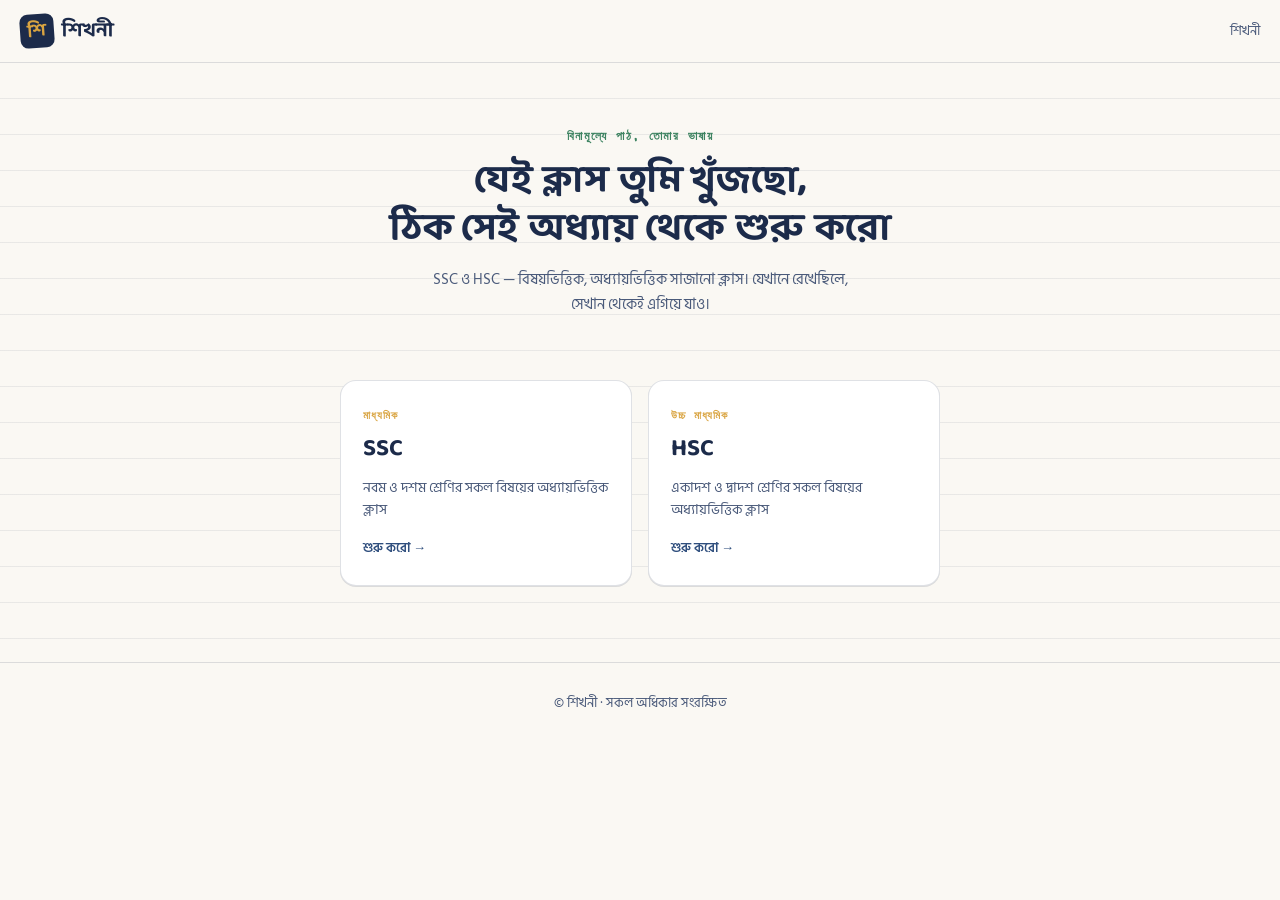
<file: index.html>
<!DOCTYPE html>
<html lang="bn">
<head>
<meta charset="UTF-8">
<meta name="viewport" content="width=device-width, initial-scale=1.0">
<title>শিখনী — HSC ও SSC এর জন্য</title>
<link rel="manifest" href="manifest.json">
<meta name="theme-color" content="#1C2B4A">
<link rel="icon" href="icon-192.png">
<link rel="apple-touch-icon" href="icon-192.png">
<link rel="preconnect" href="https://fonts.googleapis.com">
<link href="https://fonts.googleapis.com/css2?family=Baloo+Da+2:wght@500;600;700;800&family=Hind+Siliguri:wght@400;500;600;700&family=Space+Mono:wght@400;700&display=swap" rel="stylesheet">
<style>
  :root{
    --paper:#FAF8F3;
    --card:#FFFFFF;
    --ink:#1C2B4A;
    --ink-soft:#4A5A7A;
    --blue:#2F4E7D;
    --gold:#D9A441;
    --gold-soft:#F3E2BB;
    --green:#3D8361;
    --rule: rgba(28,43,74,0.14);
    --rule-soft: rgba(28,43,74,0.08);
  }
  *{box-sizing:border-box;}
  html,body{margin:0;padding:0;}
  body{
    background:var(--paper);
    color:var(--ink);
    font-family:'Hind Siliguri', sans-serif;
    -webkit-font-smoothing:antialiased;
  }
  h1,h2,h3,.display{
    font-family:'Baloo Da 2', 'Hind Siliguri', sans-serif;
    color:var(--ink);
    margin:0;
  }
  .mono{font-family:'Space Mono', monospace; letter-spacing:0.02em;}
  a{text-decoration:none;color:inherit;}
  button{font-family:inherit; cursor:pointer;}
  .view{display:none;}
  .view.active{display:block;}

  /* ---------- Notebook rule texture ---------- */
  .ruled{
    background-image: repeating-linear-gradient(
      to bottom,
      transparent 0px, transparent 35px,
      var(--rule-soft) 35px, var(--rule-soft) 36px
    );
  }
  .ruled-margin{
    position:relative;
  }
  .ruled-margin::before{
    content:"";
    position:absolute; top:0; bottom:0; left:56px;
    width:1px; background:rgba(217,73,73,0.25);
  }

  /* ---------- Header ---------- */
  header{
    position:sticky; top:0; z-index:50;
    background:var(--paper);
    border-bottom:1px solid var(--rule);
    padding:14px 20px;
    display:flex; align-items:center; justify-content:space-between;
  }
  .logo{display:flex; align-items:center; gap:8px;}
  .logo .mark{
    width:34px; height:34px; border-radius:8px;
    background:var(--ink);
    display:flex; align-items:center; justify-content:center;
    color:var(--gold); font-family:'Baloo Da 2'; font-weight:700; font-size:18px;
    transform:rotate(-4deg);
  }
  .logo .name{font-family:'Baloo Da 2'; font-weight:700; font-size:20px;}
  .crumb{
    font-size:13px; color:var(--ink-soft); display:flex; align-items:center; gap:6px;
  }
  .crumb span.sep{color:var(--rule);}
  .crumb button{
    background:none;border:none;color:var(--ink-soft);font-size:13px;padding:4px 2px;
  }
  .crumb button:hover{color:var(--blue); text-decoration:underline;}

  /* ---------- Hero / Home ---------- */
  .hero{
    padding:64px 20px 40px;
    text-align:center;
    position:relative;
  }
  .hero .eyebrow{
    font-family:'Space Mono', monospace;
    font-size:12px; letter-spacing:0.12em; text-transform:uppercase;
    color:var(--green); font-weight:700; margin-bottom:14px;
  }
  .hero h1{
    font-size:38px; line-height:1.25; font-weight:700; max-width:560px; margin:0 auto;
  }
  .hero p{
    color:var(--ink-soft); margin-top:14px; font-size:15px; max-width:420px; margin-left:auto; margin-right:auto;
  }

  .class-picker{
    display:flex; gap:16px; padding:8px 20px 56px; max-width:640px; margin:0 auto;
    flex-wrap:wrap; justify-content:center;
  }
  .class-card{
    flex:1; min-width:220px;
    background:var(--card);
    border:1px solid var(--rule);
    border-radius:16px;
    padding:26px 22px;
    text-align:left;
    transition:transform .15s ease, box-shadow .15s ease;
    box-shadow:0 1px 0 var(--rule);
  }
  .class-card:hover{transform:translateY(-3px); box-shadow:0 10px 24px rgba(28,43,74,0.10);}
  .class-card .tag{
    font-family:'Space Mono'; font-size:11px; color:var(--gold); font-weight:700; letter-spacing:.08em;
  }
  .class-card h3{font-size:24px; margin-top:6px;}
  .class-card .desc{color:var(--ink-soft); font-size:13.5px; margin-top:8px;}
  .class-card .go{
    margin-top:16px; font-size:13px; font-weight:600; color:var(--blue);
    display:flex; align-items:center; gap:5px;
  }

  /* ---------- Section header (used in subject/chapter views) ---------- */
  .page-head{
    padding:36px 20px 18px; max-width:880px; margin:0 auto;
  }
  .page-head .eyebrow{
    font-family:'Space Mono'; font-size:12px; color:var(--blue); font-weight:700; letter-spacing:.08em; text-transform:uppercase;
  }
  .page-head h2{font-size:28px; margin-top:6px;}

  /* ---------- Subject grid ---------- */
  .subject-grid{
    display:grid; grid-template-columns:repeat(auto-fill,minmax(150px,1fr));
    gap:14px; max-width:880px; margin:20px auto; padding:0 20px;
  }
  .subject-card{
    background:var(--card); border:1px solid var(--rule); border-radius:14px;
    padding:20px 16px; text-align:center;
  }
  .subject-card .icon{font-size:28px;}
  .subject-card h3{font-size:16px; margin-top:10px;}
  .subject-card .count{
    font-family:'Space Mono'; font-size:11px; color:var(--ink-soft); margin-top:4px;
  }
  .subject-card:hover{border-color:var(--gold); cursor:pointer;}

  /* ---------- Chapter index (dotted leader like a textbook TOC) ---------- */
  .toc{max-width:720px; margin:10px auto 60px; padding:0 20px;}
  .toc-item{
    display:flex; align-items:baseline; gap:8px;
    padding:16px 4px; border-bottom:1px solid var(--rule);
    cursor:pointer;
  }
  .toc-item:hover .toc-title{color:var(--blue);}
  .toc-num{
    font-family:'Space Mono'; font-size:13px; color:var(--gold); font-weight:700; min-width:26px;
  }
  .toc-title{font-size:16.5px; font-weight:600; white-space:nowrap;}
  .toc-dots{flex:1; border-bottom:2px dotted var(--rule); transform:translateY(-5px); min-width:20px;}
  .toc-meta{
    font-family:'Space Mono'; font-size:12px; color:var(--ink-soft); white-space:nowrap;
  }
  .progress-dots{display:flex; gap:3px; margin-left:8px;}
  .progress-dots i{
    width:6px; height:6px; border-radius:50%; background:var(--rule); display:inline-block;
  }
  .progress-dots i.done{background:var(--green);}

  /* ---------- Class (video) list ---------- */
  .class-list{max-width:720px; margin:10px auto 60px; padding:0 20px; display:flex; flex-direction:column; gap:10px;}
  .class-row{
    display:flex; align-items:center; gap:14px;
    background:var(--card); border:1px solid var(--rule); border-radius:12px;
    padding:12px 14px; cursor:pointer;
  }
  .class-row:hover{border-color:var(--gold);}
  .class-row .thumb{
    width:88px; height:52px; border-radius:8px; background:var(--ink);
    display:flex; align-items:center; justify-content:center; color:var(--gold); font-size:18px;
    flex-shrink:0; position:relative; overflow:hidden;
  }
  .class-row .thumb img{width:100%;height:100%;object-fit:cover;position:absolute;inset:0;opacity:0.85;}
  .class-row .thumb .play{position:relative; z-index:1;}
  .class-row .thumb .thumb-fill{
    position:absolute; left:0; bottom:0; height:3px; background:var(--gold); z-index:1;
  }
  .class-row .meta{flex:1; min-width:0;}
  .class-row .meta .n{font-size:14.5px; font-weight:600;}
  .class-row .meta .d{font-family:'Space Mono'; font-size:11.5px; color:var(--ink-soft); margin-top:3px;}
  .class-row .status{font-size:16px;}
  .class-row .status .pct{font-size:11px; color:var(--ink-soft); font-weight:600;}

  /* ---------- Player view ---------- */
  .player-wrap{
    max-width:920px; margin:0 auto; padding:20px 20px 60px;
  }
  .player-skin{
    background:var(--ink); border-radius:16px; overflow:hidden;
    box-shadow:0 20px 50px rgba(28,43,74,0.25);
  }
  .player-topbar{
    display:flex; align-items:center; justify-content:space-between; gap:10px;
    padding:9px 14px; color:#fff;
  }
  .player-topbar .titles{min-width:0;}
  .player-topbar .title{font-size:13.5px; font-weight:600; white-space:nowrap; overflow:hidden; text-overflow:ellipsis;}
  .player-topbar .subtitle{font-size:11px; color:rgba(255,255,255,0.55); margin-top:1px; font-family:'Space Mono';}
  .player-topbar .ext-link{
    width:26px; height:26px; border-radius:8px; flex-shrink:0;
    display:flex; align-items:center; justify-content:center;
    color:rgba(255,255,255,0.55); font-size:13px; background:rgba(255,255,255,0.08);
  }
  .player-topbar .ext-link:hover{color:var(--gold); background:rgba(255,255,255,0.14);}
  .frame-box{position:relative; width:100%; aspect-ratio:16/9; background:#000; overflow:hidden;}
  .frame-box iframe{position:absolute; inset:0; width:100% !important; height:100% !important; border:0;}
  #p-frame{position:absolute; inset:0; width:100%; height:100%;}
  .frame-error{
    position:absolute; inset:0; display:none; flex-direction:column; align-items:center; justify-content:center;
    background:linear-gradient(180deg,#24304d,#141d33); color:#fff; text-align:center; padding:24px; z-index:2;
  }
  .frame-error.show{display:flex;}
  .frame-error .fe-icon{
    width:44px; height:44px; border-radius:50%; background:var(--gold); color:var(--ink);
    display:flex; align-items:center; justify-content:center; font-weight:700; font-size:18px; margin-bottom:12px;
  }
  .frame-error .fe-text{font-size:14.5px; font-weight:600;}
  .frame-error .fe-btn{
    margin-top:16px; background:var(--gold); color:var(--ink); font-weight:700; font-size:13px;
    padding:9px 18px; border-radius:10px;
  }
  .player-progress{height:3px; background:rgba(255,255,255,0.15);}
  .player-progress i{display:block; height:100%; width:0%; background:var(--gold); transition:width .3s linear;}

  .up-next{
    margin-top:18px; padding:16px; background:var(--card); border:1px solid var(--rule); border-radius:14px;
    display:flex; align-items:center; gap:14px;
  }
  .up-next .label{font-family:'Space Mono'; font-size:10.5px; color:var(--green); font-weight:700; letter-spacing:.06em;}
  .up-next .title{font-size:15px; font-weight:600; margin-top:4px;}
  .up-next button{
    margin-left:auto; background:var(--ink); color:var(--gold-soft); border:none;
    padding:10px 18px; border-radius:10px; font-size:13.5px; font-weight:600; white-space:nowrap;
  }
  .up-next button:hover{background:var(--blue);}

  .chapter-siblings{margin-top:26px;}
  .chapter-siblings h4{font-size:13px; color:var(--ink-soft); font-weight:600; margin-bottom:10px;}

  footer{
    text-align:center; padding:30px 20px 40px; color:var(--ink-soft); font-size:12.5px;
    border-top:1px solid var(--rule); margin-top:20px;
  }

  @media (max-width:520px){
    .hero h1{font-size:29px;}
    .toc-title{font-size:15px;}
  }
</style>
</head>
<body>

<header>
  <div class="logo">
    <div class="mark">শি</div>
    <div class="name">শিখনী</div>
  </div>
  <div class="crumb" id="crumb"></div>
</header>

<!-- ============ HOME ============ -->
<section class="view active ruled" id="view-home">
  <div class="hero">
    <div class="eyebrow">বিনামূল্যে পাঠ, তোমার ভাষায়</div>
    <h1>যেই ক্লাস তুমি খুঁজছো,<br>ঠিক সেই অধ্যায় থেকে শুরু করো</h1>
    <p>SSC ও HSC — বিষয়ভিত্তিক, অধ্যায়ভিত্তিক সাজানো ক্লাস। যেখানে রেখেছিলে, সেখান থেকেই এগিয়ে যাও।</p>
  </div>
  <div class="class-picker" id="class-picker"></div>
</section>

<!-- ============ SUBJECTS ============ -->
<section class="view" id="view-subjects">
  <div class="page-head">
    <div class="eyebrow" id="subj-eyebrow">SSC</div>
    <h2>কোন বিষয়ে পড়বে আজ?</h2>
  </div>
  <div class="subject-grid" id="subject-grid"></div>
</section>

<!-- ============ CHAPTERS (TOC) ============ -->
<section class="view" id="view-chapters">
  <div class="page-head">
    <div class="eyebrow" id="chap-eyebrow">SSC · পদার্থবিজ্ঞান</div>
    <h2>অধ্যায় নির্বাচন করো</h2>
  </div>
  <div class="toc" id="chapter-toc"></div>
</section>

<!-- ============ CLASS LIST ============ -->
<section class="view" id="view-classes">
  <div class="page-head">
    <div class="eyebrow" id="class-eyebrow">SSC · পদার্থবিজ্ঞান</div>
    <h2 id="class-heading">অধ্যায় ১</h2>
  </div>
  <div class="class-list" id="class-list"></div>
</section>

<!-- ============ PLAYER ============ -->
<section class="view" id="view-player">
  <div class="player-wrap">
    <div class="player-skin">
      <div class="player-topbar">
        <div class="titles">
          <div class="title" id="p-title">ভৌত জগত ও পরিমাপ — ১</div>
          <div class="subtitle"><span id="p-duration">১৮:৪২</span> · <span id="p-chapter-name">অধ্যায় ১</span></div>
        </div>
        <a id="ff-link" class="ext-link" href="#" target="_blank" rel="noopener" title="YouTube-এ খুলুন">⧉</a>
      </div>
      <div class="frame-box" id="frame-box">
        <div id="p-frame"></div>
        <div class="frame-error" id="frame-error">
          <div class="fe-icon">!</div>
          <div class="fe-text">এই ক্লাসটি এখানে দেখানো যাচ্ছে না</div>
          <a class="fe-btn" href="#" id="ff-link-2" target="_blank" rel="noopener">YouTube-এ দেখুন ↗</a>
        </div>
      </div>
      <div class="player-progress"><i id="p-progress-fill"></i></div>
    </div>

    <div class="up-next" id="up-next">
      <div>
        <div class="label">পরবর্তী ক্লাস</div>
        <div class="title" id="next-title">স্কেলার ও ভেক্টর রাশি</div>
      </div>
      <button onclick="playNext()">চালাও →</button>
    </div>

    <div class="chapter-siblings">
      <h4>এই অধ্যায়ের সব ক্লাস</h4>
      <div class="class-list" id="sibling-list" style="margin:0; padding:0;"></div>
    </div>
  </div>
</section>

<footer>© শিখনী · সকল অধিকার সংরক্ষিত</footer>

<script>
/* ============================================================
   এখানেই সব শ্রেণি / সাবজেক্ট / অধ্যায় / ক্লাস যোগ করবেন।
   গঠন ৪ স্তরে (level 1 → 4):

   ১) DATA — সবচেয়ে বাইরের লেভেল, প্রতিটা "শ্রেণি" (SSC, HSC, Six, Seven...):
     KEY: { tag:'...', title:'...', desc:'...', subjects:[ ... ] }
     নতুন শ্রেণি (যেমন Class Six) যোগ করতে DATA-তে নতুন KEY বসালেই
     হোমপেজে অটোমেটিক নতুন কার্ড দেখাবে।

   ২) subjects — প্রতিটা আইটেম একটা বিষয়:
     { icon:'🧪', name:'বিষয়ের নাম', chapters: [ ... ] }

   ৩) chapters — প্রতিটা আইটেম একটা অধ্যায়:
     { name:'অধ্যায়ের নাম', classes: [ ... ] }

   ৪) classes — প্রতিটা আইটেম একটা ক্লাস (ভিডিও):
     { n:'ক্লাসের শিরোনাম', dur:'১৮:৪২', yt:'YOUTUBE_VIDEO_ID' }

   yt: এখানে শুধু ভিডিও আইডি বসবে, পুরো লিংক না।
   যেমন লিংক https://youtu.be/Ew_bLGlTqwY হলে yt:'Ew_bLGlTqwY'
   yt না দিলে (yt বাদ দিলে) একটা ডেমো ভিডিও দেখাবে — মনে করিয়ে দেবে এই ক্লাসে এখনো ভিডিও বসানো হয়নি।
   ============================================================ */
// ---------------- DATA ----------------
const DATA = {
  SSC: {
    tag:'মাধ্যমিক',
    title:'SSC',
    desc:'নবম ও দশম শ্রেণির সকল বিষয়ের অধ্যায়ভিত্তিক ক্লাস',
    subjects: [
      { icon:'⚛️', name:'পদার্থবিজ্ঞান', chapters:[
          {name:'ভৌত রাশি ও পরিমাপ', classes:[
            {n:'ভৌত রাশি কী? (পূর্ণ অধ্যায় ক্লাস)',dur:'১৪:০২',yt:'J4SChBg-c4M'},
            {n:'একক ও পরিমাপ (পূর্ণ অধ্যায় ক্লাস)',dur:'১৭:২০',yt:'-X1u7Z5ZjDA'},
            {n:'বোর্ড প্রশ্ন সমাধান ও সাজেশন',dur:'১২:৪৫',yt:'gRJl6Pd3AKU'},
            {n:'ভেক্টর রাশি — ভূমিকা',dur:'১৮:৪২'},{n:'অনুশীলনী সমাধান',dur:'২২:১০'}
          ]},
          {name:'বল', classes:[{n:'বলের ধারণা',dur:'১৫:০০'},{n:'নিউটনের সূত্র',dur:'২০:১৫'},{n:'ঘর্ষণ বল',dur:'১৩:৩০'}]},
          {name:'কাজ, ক্ষমতা ও শক্তি', classes:[{n:'কাজের সংজ্ঞা',dur:'১১:৫০'},{n:'শক্তির নিত্যতা',dur:'১৯:০৫'}]},
      ]},
      { icon:'🧪', name:'রসায়ন', chapters:[
          {name:'পদার্থের অবস্থা', classes:[{n:'কঠিন, তরল, বায়বীয়',dur:'১৬:১০'},{n:'অবস্থা পরিবর্তন',dur:'১২:২৫'}]},
          {name:'পরমাণুর গঠন', classes:[{n:'পরমাণু মডেল',dur:'২১:৪০'},{n:'ইলেকট্রন বিন্যাস',dur:'১৮:০০'}]},
      ]},
      { icon:'📐', name:'গণিত', chapters:[
          {name:'বীজগণিতীয় রাশি', classes:[{n:'ভেরিয়েবল ও ধ্রুবক',dur:'১০:৩০',yt:'M7lc1UVf-VE'},{n:'বহুপদী রাশি',dur:'১৪:১৫'}]},
          {name:'জ্যামিতি — ত্রিভুজ', classes:[{n:'ত্রিভুজের প্রকারভেদ',dur:'১৩:০৫'},{n:'পিথাগোরাসের উপপাদ্য',dur:'১৭:৫৫'}]},
      ]},
      { icon:'🧬', name:'জীববিজ্ঞান', chapters:[
          {name:'জীবনের বৈশিষ্ট্য', classes:[{n:'জীব কাকে বলে',dur:'১২:০০'},{n:'কোষের গঠন',dur:'১৯:৩০'}]},
      ]},
    ]
  },
  HSC: {
    tag:'উচ্চ মাধ্যমিক',
    title:'HSC',
    desc:'একাদশ ও দ্বাদশ শ্রেণির সকল বিষয়ের অধ্যায়ভিত্তিক ক্লাস',
    subjects: [
      { icon:'⚛️', name:'পদার্থবিজ্ঞান ১ম পত্র', chapters:[
          {name:'ভৌত জগত ও পরিমাপ', classes:[
            {n:'পদার্থবিজ্ঞানের পরিধি',dur:'১৬:২০'},{n:'একক পদ্ধতি',dur:'১৪:১০'},{n:'মাত্রা বিশ্লেষণ',dur:'২০:০৫'},{n:'ত্রুটি বিশ্লেষণ',dur:'১১:৪৫'}
          ]},
          {name:'ভেক্টর', classes:[{n:'স্কেলার ও ভেক্টর রাশি',dur:'১৮:৪২',yt:'Ew_bLGlTqwY'},{n:'ভেক্টর যোগ',dur:'২৩:১০',yt:'M7lc1UVf-VE'},{n:'ডট ও ক্রস গুণন',dur:'১৯:৫৫'}]},
          {name:'নিউটনিয়ান বলবিদ্যা', classes:[{n:'গতির সূত্র',dur:'২১:০০'},{n:'ভরবেগ সংরক্ষণ',dur:'১৭:৩০'}]},
      ]},
      { icon:'🧪', name:'রসায়ন ১ম পত্র', chapters:[
          {name:'ল্যাবরেটরির নিরাপদ ব্যবহার', classes:[{n:'ল্যাব নিয়মাবলী',dur:'০৯:৪০'}]},
          {name:'গুণগত রসায়ন', classes:[{n:'মৌলের শ্রেণিবিন্যাস',dur:'২২:১৫'},{n:'পর্যায় সারণি',dur:'১৮:৫০'}]},
      ]},
      { icon:'📐', name:'উচ্চতর গণিত ১ম পত্র', chapters:[
          {name:'ম্যাট্রিক্স ও নির্ণায়ক', classes:[{n:'ম্যাট্রিক্সের ভূমিকা',dur:'১৫:২০',yt:'RsGAMPrPfA8'},{n:'নির্ণায়কের ধর্ম',dur:'১৯:১০'}]},
          {name:'সরলরেখা', classes:[{n:'সরলরেখার ঢাল',dur:'১৬:৪৫'},{n:'সরলরেখার সমীকরণ',dur:'২০:৩০'}]},
          {name:'বৃত্ত', classes:[{n:'বৃত্তের সমীকরণ — ভূমিকা',dur:'১৬:০৯',yt:'RsGAMPrPfA8'},{n:'স্পর্শক ও ব্যাসার্ধ',dur:'১৮:২০'}]},
      ]},
      { icon:'🧬', name:'জীববিজ্ঞান ১ম পত্র', chapters:[
          {name:'কোষ ও এর গঠন', classes:[{n:'কোষ তত্ত্ব',dur:'১৩:৫৫'},{n:'কোষ অঙ্গাণু',dur:'২০:৩০'}]},
      ]},
    ]
  }
};

// A safe generic public YouTube video (embedding allowed) used to demonstrate playback.
const DEMO_YT_ID = 'M7lc1UVf-VE';

let state = { cls:null, subjIdx:null, chapIdx:null, videoIdx:null };

// ---------------- REAL PROGRESS TRACKING (saved on this device, no login needed) ----------------
function progressKey(cls, subjIdx, chapIdx, videoIdx){
  return `shikhoni:${cls}:${subjIdx}:${chapIdx}:${videoIdx}`;
}
function getProgress(cls, subjIdx, chapIdx, videoIdx){
  try{
    const v = localStorage.getItem(progressKey(cls, subjIdx, chapIdx, videoIdx));
    return v ? parseFloat(v) : 0;
  }catch(e){ return 0; }
}
function setProgress(cls, subjIdx, chapIdx, videoIdx, fraction){
  try{
    const current = getProgress(cls, subjIdx, chapIdx, videoIdx);
    if(fraction > current){
      localStorage.setItem(progressKey(cls, subjIdx, chapIdx, videoIdx), String(Math.min(fraction,1)));
    }
  }catch(e){}
}
function isDone(cls, subjIdx, chapIdx, videoIdx){
  return getProgress(cls, subjIdx, chapIdx, videoIdx) >= 0.9;
}

// Load the YouTube IFrame API so we can detect when a video refuses to embed.
function setCrumb(parts){
  const el = document.getElementById('crumb');
  el.innerHTML = parts.map((p,i)=>{
    const isLast = i===parts.length-1;
    return (i>0?'<span class="sep">›</span>':'') + (isLast? `<span>${p.label}</span>` : `<button onclick="${p.action}">${p.label}</button>`);
  }).join('');
}

function showView(id){
  document.querySelectorAll('.view').forEach(v=>v.classList.remove('active'));
  document.getElementById(id).classList.add('active');
  window.scrollTo({top:0, behavior:'smooth'});
}

function goHome(){
  state = {cls:null,subjIdx:null,chapIdx:null,videoIdx:null};
  const picker = document.getElementById('class-picker');
  picker.innerHTML = Object.keys(DATA).map(key => {
    const g = DATA[key];
    return `<div class="class-card" onclick="goSubjects('${key}')">
      <div class="tag">${g.tag}</div>
      <h3>${g.title}</h3>
      <div class="desc">${g.desc}</div>
      <div class="go">শুরু করো →</div>
    </div>`;
  }).join('');
  setCrumb([{label:'শিখনী', action:'goHome()'}]);
  showView('view-home');
}

function goSubjects(cls){
  state.cls = cls; state.subjIdx=null; state.chapIdx=null;
  document.getElementById('subj-eyebrow').textContent = `${DATA[cls].tag} · ${DATA[cls].title}`;
  const grid = document.getElementById('subject-grid');
  grid.innerHTML = DATA[cls].subjects.map((s,i)=>{
    const chCount = s.chapters.length;
    return `<div class="subject-card" onclick="goChapters(${i})">
      <div class="icon">${s.icon}</div>
      <h3>${s.name}</h3>
      <div class="count">${chCount} অধ্যায়</div>
    </div>`;
  }).join('');
  setCrumb([{label:'শিখনী', action:'goHome()'}, {label:DATA[cls].title, action:`goSubjects('${cls}')`}]);
  showView('view-subjects');
}

function goChapters(subjIdx){
  state.subjIdx = subjIdx;
  const subj = DATA[state.cls].subjects[subjIdx];
  document.getElementById('chap-eyebrow').textContent = `${state.cls} · ${subj.name}`;
  const toc = document.getElementById('chapter-toc');
  toc.innerHTML = subj.chapters.map((c,i)=>{
    const dots = c.classes.map((x,j)=>`<i class="${isDone(state.cls, subjIdx, i, j)?'done':''}"></i>`).join('');
    return `<div class="toc-item" onclick="goClasses(${i})">
      <span class="toc-num mono">${String(i+1).padStart(2,'0')}</span>
      <span class="toc-title">${c.name}</span>
      <span class="toc-dots"></span>
      <span class="toc-meta">${c.classes.length} ক্লাস</span>
      <span class="progress-dots">${dots}</span>
    </div>`;
  }).join('');
  setCrumb([{label:'শিখনী', action:'goHome()'}, {label:DATA[state.cls].title, action:`goSubjects('${state.cls}')`}, {label:subj.name, action:`goChapters(${subjIdx})`}]);
  showView('view-chapters');
}

function goClasses(chapIdx){
  state.chapIdx = chapIdx;
  const subj = DATA[state.cls].subjects[state.subjIdx];
  const chap = subj.chapters[chapIdx];
  document.getElementById('class-eyebrow').textContent = `${state.cls} · ${subj.name}`;
  document.getElementById('class-heading').textContent = chap.name;
  renderClassList('class-list', chap.classes, true);
  setCrumb([{label:'শিখনী', action:'goHome()'}, {label:DATA[state.cls].title, action:`goSubjects('${state.cls}')`}, {label:subj.name, action:`goChapters(${state.subjIdx})`}, {label:chap.name, action:`goClasses(${chapIdx})`}]);
  showView('view-classes');
}

function renderClassList(elId, classes, clickable){
  const el = document.getElementById(elId);
  el.innerHTML = classes.map((c,i)=>{
    const prog = getProgress(state.cls, state.subjIdx, state.chapIdx, i);
    const done = prog >= 0.9;
    const pct = Math.round(prog*100);
    return `
    <div class="class-row" ${clickable?`onclick="playVideo(${i})"`:''}>
      <div class="thumb">
        <span class="play">▶</span>
        ${pct>0 ? `<div class="thumb-fill" style="width:${pct}%"></div>` : ''}
      </div>
      <div class="meta">
        <div class="n">ক্লাস ${i+1} · ${c.n}</div>
        <div class="d mono">${c.dur}</div>
      </div>
      <div class="status">${done ? '✅' : (pct>0 ? `<span class="pct mono">${pct}%</span>` : '')}</div>
    </div>`;
  }).join('');
}

function playVideo(videoIdx){
  state.videoIdx = videoIdx;
  const subj = DATA[state.cls].subjects[state.subjIdx];
  const chap = subj.chapters[state.chapIdx];
  const video = chap.classes[videoIdx];

  document.getElementById('p-title').textContent = `ক্লাস ${videoIdx+1} · ${video.n}`;
  document.getElementById('p-duration').textContent = video.dur;
  document.getElementById('p-chapter-name').textContent = chap.name;
  const ytId = video.yt || DEMO_YT_ID;
  loadYoutube(ytId);

  const hasNext = videoIdx+1 < chap.classes.length;
  document.getElementById('up-next').style.display = hasNext ? 'flex' : 'none';
  if(hasNext){
    document.getElementById('next-title').textContent = `ক্লাস ${videoIdx+2} · ${chap.classes[videoIdx+1].n}`;
  }
  renderClassList('sibling-list', chap.classes, false);
  document.querySelectorAll('#sibling-list .class-row').forEach((row,i)=>{
    row.style.cursor='pointer';
    row.onclick=()=>playVideo(i);
    if(i===videoIdx) row.style.borderColor='var(--gold)';
  });

  setCrumb([{label:'শিখনী', action:'goHome()'}, {label:DATA[state.cls].title, action:`goSubjects('${state.cls}')`}, {label:subj.name, action:`goChapters(${state.subjIdx})`}, {label:chap.name, action:`goClasses(${state.chapIdx})`}, {label:`ক্লাস ${videoIdx+1}`, action:''}]);
  showView('view-player');
}

function playNext(){
  playVideo(state.videoIdx+1);
}

let ytPlayer = null;
let ytApiReady = false;
let progressTimer = null;

const ytScript = document.createElement('script');
ytScript.src = 'https://www.youtube.com/iframe_api';
document.head.appendChild(ytScript);
window.onYouTubeIframeAPIReady = function(){ ytApiReady = true; };

function loadYoutube(videoId){
  document.getElementById('ff-link').href = `https://www.youtube.com/watch?v=${videoId}`;
  document.getElementById('ff-link-2').href = `https://www.youtube.com/watch?v=${videoId}`;
  document.getElementById('frame-error').classList.remove('show');
  document.getElementById('p-progress-fill').style.width = '0%';
  clearInterval(progressTimer);

  const create = () => {
    if(ytPlayer){
      ytPlayer.loadVideoById(videoId);
    } else {
      ytPlayer = new YT.Player('p-frame', {
        width: '100%',
        height: '100%',
        videoId: videoId,
        playerVars: { rel:0, modestbranding:1 },
        events: {
          'onReady': () => {},
          'onStateChange': onPlayerStateChange,
          'onError': (e) => {
            // 101/150 = owner disabled embedding, 100 = video removed/private
            document.getElementById('frame-error').classList.add('show');
            clearInterval(progressTimer);
          }
        }
      });
    }
  };

  if(ytApiReady){ create(); } else {
    window.onYouTubeIframeAPIReady = function(){ ytApiReady = true; create(); };
  }
}

function onPlayerStateChange(e){
  clearInterval(progressTimer);
  if(e.data === YT.PlayerState.PLAYING){
    progressTimer = setInterval(() => {
      if(!ytPlayer || !ytPlayer.getDuration) return;
      const dur = ytPlayer.getDuration();
      const cur = ytPlayer.getCurrentTime();
      if(dur > 0){
        const frac = cur/dur;
        document.getElementById('p-progress-fill').style.width = `${frac*100}%`;
        setProgress(state.cls, state.subjIdx, state.chapIdx, state.videoIdx, frac);
      }
    }, 1000);
  }
  if(e.data === YT.PlayerState.ENDED){
    setProgress(state.cls, state.subjIdx, state.chapIdx, state.videoIdx, 1);
    document.getElementById('p-progress-fill').style.width = '100%';
  }
}

goHome();

if('serviceWorker' in navigator){
  window.addEventListener('load', () => {
    navigator.serviceWorker.register('sw.js').catch(()=>{});
  });
}
</script>
</body>
</html>
</file>
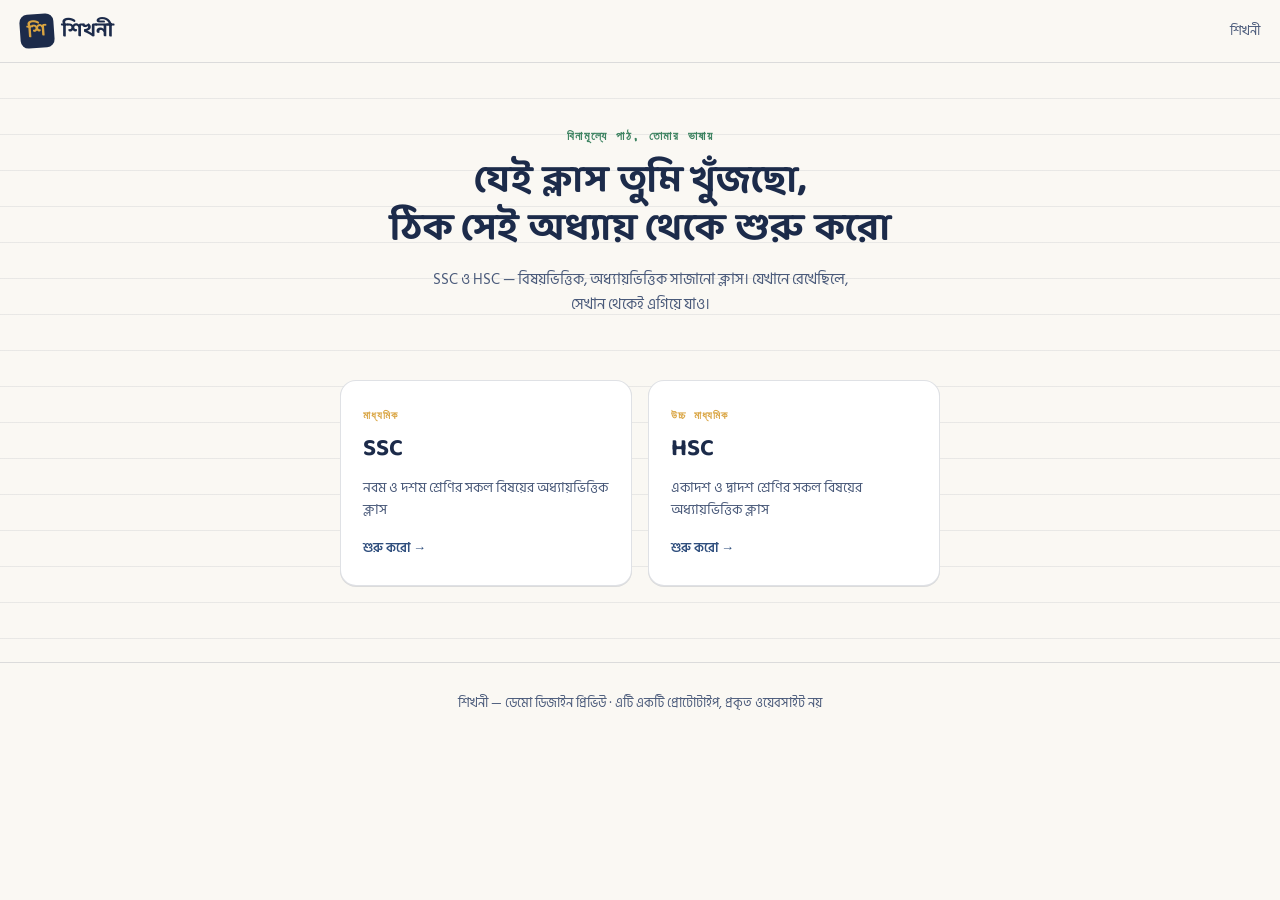
<file: shikhoni-demo-2.html>
<!DOCTYPE html>
<html lang="bn">
<head>
<meta charset="UTF-8">
<meta name="viewport" content="width=device-width, initial-scale=1.0">
<title>শিখনী — HSC ও SSC এর জন্য</title>
<link rel="preconnect" href="https://fonts.googleapis.com">
<link href="https://fonts.googleapis.com/css2?family=Baloo+Da+2:wght@500;600;700;800&family=Hind+Siliguri:wght@400;500;600;700&family=Space+Mono:wght@400;700&display=swap" rel="stylesheet">
<style>
  :root{
    --paper:#FAF8F3;
    --card:#FFFFFF;
    --ink:#1C2B4A;
    --ink-soft:#4A5A7A;
    --blue:#2F4E7D;
    --gold:#D9A441;
    --gold-soft:#F3E2BB;
    --green:#3D8361;
    --rule: rgba(28,43,74,0.14);
    --rule-soft: rgba(28,43,74,0.08);
  }
  *{box-sizing:border-box;}
  html,body{margin:0;padding:0;}
  body{
    background:var(--paper);
    color:var(--ink);
    font-family:'Hind Siliguri', sans-serif;
    -webkit-font-smoothing:antialiased;
  }
  h1,h2,h3,.display{
    font-family:'Baloo Da 2', 'Hind Siliguri', sans-serif;
    color:var(--ink);
    margin:0;
  }
  .mono{font-family:'Space Mono', monospace; letter-spacing:0.02em;}
  a{text-decoration:none;color:inherit;}
  button{font-family:inherit; cursor:pointer;}
  .view{display:none;}
  .view.active{display:block;}

  /* ---------- Notebook rule texture ---------- */
  .ruled{
    background-image: repeating-linear-gradient(
      to bottom,
      transparent 0px, transparent 35px,
      var(--rule-soft) 35px, var(--rule-soft) 36px
    );
  }
  .ruled-margin{
    position:relative;
  }
  .ruled-margin::before{
    content:"";
    position:absolute; top:0; bottom:0; left:56px;
    width:1px; background:rgba(217,73,73,0.25);
  }

  /* ---------- Header ---------- */
  header{
    position:sticky; top:0; z-index:50;
    background:var(--paper);
    border-bottom:1px solid var(--rule);
    padding:14px 20px;
    display:flex; align-items:center; justify-content:space-between;
  }
  .logo{display:flex; align-items:center; gap:8px;}
  .logo .mark{
    width:34px; height:34px; border-radius:8px;
    background:var(--ink);
    display:flex; align-items:center; justify-content:center;
    color:var(--gold); font-family:'Baloo Da 2'; font-weight:700; font-size:18px;
    transform:rotate(-4deg);
  }
  .logo .name{font-family:'Baloo Da 2'; font-weight:700; font-size:20px;}
  .crumb{
    font-size:13px; color:var(--ink-soft); display:flex; align-items:center; gap:6px;
  }
  .crumb span.sep{color:var(--rule);}
  .crumb button{
    background:none;border:none;color:var(--ink-soft);font-size:13px;padding:4px 2px;
  }
  .crumb button:hover{color:var(--blue); text-decoration:underline;}

  /* ---------- Hero / Home ---------- */
  .hero{
    padding:64px 20px 40px;
    text-align:center;
    position:relative;
  }
  .hero .eyebrow{
    font-family:'Space Mono', monospace;
    font-size:12px; letter-spacing:0.12em; text-transform:uppercase;
    color:var(--green); font-weight:700; margin-bottom:14px;
  }
  .hero h1{
    font-size:38px; line-height:1.25; font-weight:700; max-width:560px; margin:0 auto;
  }
  .hero p{
    color:var(--ink-soft); margin-top:14px; font-size:15px; max-width:420px; margin-left:auto; margin-right:auto;
  }

  .class-picker{
    display:flex; gap:16px; padding:8px 20px 56px; max-width:640px; margin:0 auto;
    flex-wrap:wrap; justify-content:center;
  }
  .class-card{
    flex:1; min-width:220px;
    background:var(--card);
    border:1px solid var(--rule);
    border-radius:16px;
    padding:26px 22px;
    text-align:left;
    transition:transform .15s ease, box-shadow .15s ease;
    box-shadow:0 1px 0 var(--rule);
  }
  .class-card:hover{transform:translateY(-3px); box-shadow:0 10px 24px rgba(28,43,74,0.10);}
  .class-card .tag{
    font-family:'Space Mono'; font-size:11px; color:var(--gold); font-weight:700; letter-spacing:.08em;
  }
  .class-card h3{font-size:24px; margin-top:6px;}
  .class-card .desc{color:var(--ink-soft); font-size:13.5px; margin-top:8px;}
  .class-card .go{
    margin-top:16px; font-size:13px; font-weight:600; color:var(--blue);
    display:flex; align-items:center; gap:5px;
  }

  /* ---------- Section header (used in subject/chapter views) ---------- */
  .page-head{
    padding:36px 20px 18px; max-width:880px; margin:0 auto;
  }
  .page-head .eyebrow{
    font-family:'Space Mono'; font-size:12px; color:var(--blue); font-weight:700; letter-spacing:.08em; text-transform:uppercase;
  }
  .page-head h2{font-size:28px; margin-top:6px;}

  /* ---------- Subject grid ---------- */
  .subject-grid{
    display:grid; grid-template-columns:repeat(auto-fill,minmax(150px,1fr));
    gap:14px; max-width:880px; margin:20px auto; padding:0 20px;
  }
  .subject-card{
    background:var(--card); border:1px solid var(--rule); border-radius:14px;
    padding:20px 16px; text-align:center;
  }
  .subject-card .icon{font-size:28px;}
  .subject-card h3{font-size:16px; margin-top:10px;}
  .subject-card .count{
    font-family:'Space Mono'; font-size:11px; color:var(--ink-soft); margin-top:4px;
  }
  .subject-card:hover{border-color:var(--gold); cursor:pointer;}

  /* ---------- Chapter index (dotted leader like a textbook TOC) ---------- */
  .toc{max-width:720px; margin:10px auto 60px; padding:0 20px;}
  .toc-item{
    display:flex; align-items:baseline; gap:8px;
    padding:16px 4px; border-bottom:1px solid var(--rule);
    cursor:pointer;
  }
  .toc-item:hover .toc-title{color:var(--blue);}
  .toc-num{
    font-family:'Space Mono'; font-size:13px; color:var(--gold); font-weight:700; min-width:26px;
  }
  .toc-title{font-size:16.5px; font-weight:600; white-space:nowrap;}
  .toc-dots{flex:1; border-bottom:2px dotted var(--rule); transform:translateY(-5px); min-width:20px;}
  .toc-meta{
    font-family:'Space Mono'; font-size:12px; color:var(--ink-soft); white-space:nowrap;
  }
  .progress-dots{display:flex; gap:3px; margin-left:8px;}
  .progress-dots i{
    width:6px; height:6px; border-radius:50%; background:var(--rule); display:inline-block;
  }
  .progress-dots i.done{background:var(--green);}

  /* ---------- Class (video) list ---------- */
  .class-list{max-width:720px; margin:10px auto 60px; padding:0 20px; display:flex; flex-direction:column; gap:10px;}
  .class-row{
    display:flex; align-items:center; gap:14px;
    background:var(--card); border:1px solid var(--rule); border-radius:12px;
    padding:12px 14px; cursor:pointer;
  }
  .class-row:hover{border-color:var(--gold);}
  .class-row .thumb{
    width:88px; height:52px; border-radius:8px; background:var(--ink);
    display:flex; align-items:center; justify-content:center; color:var(--gold); font-size:18px;
    flex-shrink:0; position:relative; overflow:hidden;
  }
  .class-row .thumb img{width:100%;height:100%;object-fit:cover;position:absolute;inset:0;opacity:0.85;}
  .class-row .thumb .play{position:relative; z-index:1;}
  .class-row .meta{flex:1; min-width:0;}
  .class-row .meta .n{font-size:14.5px; font-weight:600;}
  .class-row .meta .d{font-family:'Space Mono'; font-size:11.5px; color:var(--ink-soft); margin-top:3px;}
  .class-row .status{font-size:16px;}

  /* ---------- Player view ---------- */
  .player-wrap{
    max-width:920px; margin:0 auto; padding:20px 20px 60px;
  }
  .player-skin{
    background:var(--ink); border-radius:16px; overflow:hidden;
    box-shadow:0 20px 50px rgba(28,43,74,0.25);
  }
  .player-topbar{
    display:flex; align-items:center; justify-content:space-between;
    padding:12px 16px; color:#fff;
  }
  .player-topbar .title{font-size:14px; font-weight:600;}
  .player-topbar .badge{
    font-family:'Space Mono'; font-size:10px; background:var(--gold); color:var(--ink);
    padding:3px 8px; border-radius:20px; font-weight:700;
  }
  .frame-box{position:relative; width:100%; aspect-ratio:16/9; background:#000;}
  .frame-box iframe{position:absolute; inset:0; width:100%; height:100%; border:0;}
  .ff-note{
    background:#141d33; color:rgba(255,255,255,0.6); font-size:12px; text-align:center;
    padding:8px; border-top:1px solid rgba(255,255,255,0.08);
  }
  .ff-note a{color:var(--gold); font-weight:600;}
  .player-progress{height:4px; background:rgba(255,255,255,0.15);}
  .player-progress i{display:block; height:100%; width:38%; background:var(--gold);}
  .player-bottombar{
    display:flex; align-items:center; justify-content:space-between;
    padding:12px 16px; color:#fff; font-size:13px;
  }
  .player-bottombar .left{display:flex; align-items:center; gap:10px; color:rgba(255,255,255,0.7);}

  .up-next{
    margin-top:18px; padding:16px; background:var(--card); border:1px solid var(--rule); border-radius:14px;
    display:flex; align-items:center; gap:14px;
  }
  .up-next .label{font-family:'Space Mono'; font-size:10.5px; color:var(--green); font-weight:700; letter-spacing:.06em;}
  .up-next .title{font-size:15px; font-weight:600; margin-top:4px;}
  .up-next button{
    margin-left:auto; background:var(--ink); color:var(--gold-soft); border:none;
    padding:10px 18px; border-radius:10px; font-size:13.5px; font-weight:600; white-space:nowrap;
  }
  .up-next button:hover{background:var(--blue);}

  .chapter-siblings{margin-top:26px;}
  .chapter-siblings h4{font-size:13px; color:var(--ink-soft); font-weight:600; margin-bottom:10px;}

  footer{
    text-align:center; padding:30px 20px 40px; color:var(--ink-soft); font-size:12.5px;
    border-top:1px solid var(--rule); margin-top:20px;
  }

  @media (max-width:520px){
    .hero h1{font-size:29px;}
    .toc-title{font-size:15px;}
  }
</style>
</head>
<body>

<header>
  <div class="logo">
    <div class="mark">শি</div>
    <div class="name">শিখনী</div>
  </div>
  <div class="crumb" id="crumb"></div>
</header>

<!-- ============ HOME ============ -->
<section class="view active ruled" id="view-home">
  <div class="hero">
    <div class="eyebrow">বিনামূল্যে পাঠ, তোমার ভাষায়</div>
    <h1>যেই ক্লাস তুমি খুঁজছো,<br>ঠিক সেই অধ্যায় থেকে শুরু করো</h1>
    <p>SSC ও HSC — বিষয়ভিত্তিক, অধ্যায়ভিত্তিক সাজানো ক্লাস। যেখানে রেখেছিলে, সেখান থেকেই এগিয়ে যাও।</p>
  </div>
  <div class="class-picker">
    <div class="class-card" onclick="goSubjects('SSC')">
      <div class="tag">মাধ্যমিক</div>
      <h3>SSC</h3>
      <div class="desc">নবম ও দশম শ্রেণির সকল বিষয়ের অধ্যায়ভিত্তিক ক্লাস</div>
      <div class="go">শুরু করো →</div>
    </div>
    <div class="class-card" onclick="goSubjects('HSC')">
      <div class="tag">উচ্চ মাধ্যমিক</div>
      <h3>HSC</h3>
      <div class="desc">একাদশ ও দ্বাদশ শ্রেণির সকল বিষয়ের অধ্যায়ভিত্তিক ক্লাস</div>
      <div class="go">শুরু করো →</div>
    </div>
  </div>
</section>

<!-- ============ SUBJECTS ============ -->
<section class="view" id="view-subjects">
  <div class="page-head">
    <div class="eyebrow" id="subj-eyebrow">SSC</div>
    <h2>কোন বিষয়ে পড়বে আজ?</h2>
  </div>
  <div class="subject-grid" id="subject-grid"></div>
</section>

<!-- ============ CHAPTERS (TOC) ============ -->
<section class="view" id="view-chapters">
  <div class="page-head">
    <div class="eyebrow" id="chap-eyebrow">SSC · পদার্থবিজ্ঞান</div>
    <h2>অধ্যায় নির্বাচন করো</h2>
  </div>
  <div class="toc" id="chapter-toc"></div>
</section>

<!-- ============ CLASS LIST ============ -->
<section class="view" id="view-classes">
  <div class="page-head">
    <div class="eyebrow" id="class-eyebrow">SSC · পদার্থবিজ্ঞান</div>
    <h2 id="class-heading">অধ্যায় ১</h2>
  </div>
  <div class="class-list" id="class-list"></div>
</section>

<!-- ============ PLAYER ============ -->
<section class="view" id="view-player">
  <div class="player-wrap">
    <div class="player-skin">
      <div class="player-topbar">
        <div class="title" id="p-title">ভৌত জগত ও পরিমাপ — ১</div>
        <div class="badge">CLASS 03</div>
      </div>
      <div class="frame-box" id="frame-box">
        <iframe id="p-frame" src="" title="class video" frameborder="0" allow="accelerometer; autoplay; clipboard-write; encrypted-media; gyroscope; picture-in-picture" allowfullscreen></iframe>
      </div>
      <div class="ff-note" id="ff-note">
        যদি ভিডিওটি চালু না হয় → <a id="ff-link" href="#" target="_blank" rel="noopener">YouTube-এ দেখুন ↗</a>
      </div>
      <div class="player-progress"><i></i></div>
      <div class="player-bottombar">
        <div class="left">
          <span id="p-duration">১৮:৪২</span>
          <span>·</span>
          <span id="p-chapter-name">অধ্যায় ১</span>
        </div>
        <div>শিখনী</div>
      </div>
    </div>

    <div class="up-next" id="up-next">
      <div>
        <div class="label">পরবর্তী ক্লাস</div>
        <div class="title" id="next-title">স্কেলার ও ভেক্টর রাশি</div>
      </div>
      <button onclick="playNext()">চালাও →</button>
    </div>

    <div class="chapter-siblings">
      <h4>এই অধ্যায়ের সব ক্লাস</h4>
      <div class="class-list" id="sibling-list" style="margin:0; padding:0;"></div>
    </div>
  </div>
</section>

<footer>শিখনী — ডেমো ডিজাইন প্রিভিউ · এটি একটি প্রোটোটাইপ, প্রকৃত ওয়েবসাইট নয়</footer>

<script>
// ---------------- DATA ----------------
const DATA = {
  SSC: {
    subjects: [
      { icon:'⚛️', name:'পদার্থবিজ্ঞান', chapters:[
          {name:'ভৌত রাশি ও পরিমাপ', classes:[
            {n:'ভৌত রাশি কী? (পূর্ণ অধ্যায় ক্লাস)',dur:'১৪:০২',yt:'J4SChBg-c4M'},
            {n:'একক ও পরিমাপ (পূর্ণ অধ্যায় ক্লাস)',dur:'১৭:২০',yt:'-X1u7Z5ZjDA'},
            {n:'বোর্ড প্রশ্ন সমাধান ও সাজেশন',dur:'১২:৪৫',done:true,yt:'gRJl6Pd3AKU'},
            {n:'ভেক্টর রাশি — ভূমিকা',dur:'১৮:৪২',done:true},{n:'অনুশীলনী সমাধান',dur:'২২:১০'}
          ]},
          {name:'বল', classes:[{n:'বলের ধারণা',dur:'১৫:০০'},{n:'নিউটনের সূত্র',dur:'২০:১৫'},{n:'ঘর্ষণ বল',dur:'১৩:৩০'}]},
          {name:'কাজ, ক্ষমতা ও শক্তি', classes:[{n:'কাজের সংজ্ঞা',dur:'১১:৫০'},{n:'শক্তির নিত্যতা',dur:'১৯:০৫'}]},
      ]},
      { icon:'🧪', name:'রসায়ন', chapters:[
          {name:'পদার্থের অবস্থা', classes:[{n:'কঠিন, তরল, বায়বীয়',dur:'১৬:১০'},{n:'অবস্থা পরিবর্তন',dur:'১২:২৫'}]},
          {name:'পরমাণুর গঠন', classes:[{n:'পরমাণু মডেল',dur:'২১:৪০'},{n:'ইলেকট্রন বিন্যাস',dur:'১৮:০০'}]},
      ]},
      { icon:'📐', name:'গণিত', chapters:[
          {name:'বীজগণিতীয় রাশি', classes:[{n:'ভেরিয়েবল ও ধ্রুবক',dur:'১০:৩০',yt:'M7lc1UVf-VE'},{n:'বহুপদী রাশি',dur:'১৪:১৫'}]},
          {name:'জ্যামিতি — ত্রিভুজ', classes:[{n:'ত্রিভুজের প্রকারভেদ',dur:'১৩:০৫'},{n:'পিথাগোরাসের উপপাদ্য',dur:'১৭:৫৫'}]},
      ]},
      { icon:'🧬', name:'জীববিজ্ঞান', chapters:[
          {name:'জীবনের বৈশিষ্ট্য', classes:[{n:'জীব কাকে বলে',dur:'১২:০০'},{n:'কোষের গঠন',dur:'১৯:৩০'}]},
      ]},
    ]
  },
  HSC: {
    subjects: [
      { icon:'⚛️', name:'পদার্থবিজ্ঞান ১ম পত্র', chapters:[
          {name:'ভৌত জগত ও পরিমাপ', classes:[
            {n:'পদার্থবিজ্ঞানের পরিধি',dur:'১৬:২০',done:true},{n:'একক পদ্ধতি',dur:'১৪:১০',done:true},{n:'মাত্রা বিশ্লেষণ',dur:'২০:০৫'},{n:'ত্রুটি বিশ্লেষণ',dur:'১১:৪৫'}
          ]},
          {name:'ভেক্টর', classes:[{n:'স্কেলার ও ভেক্টর রাশি',dur:'১৮:৪২',yt:'Ew_bLGlTqwY'},{n:'ভেক্টর যোগ (এমবেড-সক্ষম ডেমো)',dur:'০৩:৩৩',yt:'M7lc1UVf-VE'},{n:'ডট ও ক্রস গুণন',dur:'১৯:৫৫'}]},
          {name:'নিউটনিয়ান বলবিদ্যা', classes:[{n:'গতির সূত্র',dur:'২১:০০'},{n:'ভরবেগ সংরক্ষণ',dur:'১৭:৩০'}]},
      ]},
      { icon:'🧪', name:'রসায়ন ১ম পত্র', chapters:[
          {name:'ল্যাবরেটরির নিরাপদ ব্যবহার', classes:[{n:'ল্যাব নিয়মাবলী',dur:'০৯:৪০'}]},
          {name:'গুণগত রসায়ন', classes:[{n:'মৌলের শ্রেণিবিন্যাস',dur:'২২:১৫'},{n:'পর্যায় সারণি',dur:'১৮:৫০'}]},
      ]},
      { icon:'📐', name:'উচ্চতর গণিত ১ম পত্র', chapters:[
          {name:'ম্যাট্রিক্স ও নির্ণায়ক', classes:[{n:'ম্যাট্রিক্সের ভূমিকা',dur:'১৫:২০',yt:'RsGAMPrPfA8'},{n:'নির্ণায়কের ধর্ম',dur:'১৯:১০'}]},
          {name:'সরলরেখা', classes:[{n:'সরলরেখার ঢাল',dur:'১৬:৪৫'},{n:'সরলরেখার সমীকরণ',dur:'২০:৩০'}]},
          {name:'বৃত্ত', classes:[{n:'বৃত্তের সমীকরণ — ভূমিকা',dur:'১৬:০৯',yt:'RsGAMPrPfA8'},{n:'স্পর্শক ও ব্যাসার্ধ',dur:'১৮:২০'}]},
      ]},
      { icon:'🧬', name:'জীববিজ্ঞান ১ম পত্র', chapters:[
          {name:'কোষ ও এর গঠন', classes:[{n:'কোষ তত্ত্ব',dur:'১৩:৫৫'},{n:'কোষ অঙ্গাণু',dur:'২০:৩০'}]},
      ]},
    ]
  }
};

// A safe generic public YouTube video (embedding allowed) used to demonstrate playback.
const DEMO_YT_ID = 'M7lc1UVf-VE';

let state = { cls:null, subjIdx:null, chapIdx:null, videoIdx:null };

// Load the YouTube IFrame API so we can detect when a video refuses to embed.
function setCrumb(parts){
  const el = document.getElementById('crumb');
  el.innerHTML = parts.map((p,i)=>{
    const isLast = i===parts.length-1;
    return (i>0?'<span class="sep">›</span>':'') + (isLast? `<span>${p.label}</span>` : `<button onclick="${p.action}">${p.label}</button>`);
  }).join('');
}

function showView(id){
  document.querySelectorAll('.view').forEach(v=>v.classList.remove('active'));
  document.getElementById(id).classList.add('active');
  window.scrollTo({top:0, behavior:'smooth'});
}

function goHome(){
  state = {cls:null,subjIdx:null,chapIdx:null,videoIdx:null};
  setCrumb([{label:'শিখনী', action:'goHome()'}]);
  showView('view-home');
}

function goSubjects(cls){
  state.cls = cls; state.subjIdx=null; state.chapIdx=null;
  document.getElementById('subj-eyebrow').textContent = cls === 'SSC' ? 'মাধ্যমিক · SSC' : 'উচ্চ মাধ্যমিক · HSC';
  const grid = document.getElementById('subject-grid');
  grid.innerHTML = DATA[cls].subjects.map((s,i)=>{
    const chCount = s.chapters.length;
    return `<div class="subject-card" onclick="goChapters(${i})">
      <div class="icon">${s.icon}</div>
      <h3>${s.name}</h3>
      <div class="count">${chCount} অধ্যায়</div>
    </div>`;
  }).join('');
  setCrumb([{label:'শিখনী', action:'goHome()'}, {label:cls, action:`goSubjects('${cls}')`}]);
  showView('view-subjects');
}

function goChapters(subjIdx){
  state.subjIdx = subjIdx;
  const subj = DATA[state.cls].subjects[subjIdx];
  document.getElementById('chap-eyebrow').textContent = `${state.cls} · ${subj.name}`;
  const toc = document.getElementById('chapter-toc');
  toc.innerHTML = subj.chapters.map((c,i)=>{
    const doneCount = c.classes.filter(x=>x.done).length;
    const dots = c.classes.map(x=>`<i class="${x.done?'done':''}"></i>`).join('');
    return `<div class="toc-item" onclick="goClasses(${i})">
      <span class="toc-num mono">${String(i+1).padStart(2,'0')}</span>
      <span class="toc-title">${c.name}</span>
      <span class="toc-dots"></span>
      <span class="toc-meta">${c.classes.length} ক্লাস</span>
      <span class="progress-dots">${dots}</span>
    </div>`;
  }).join('');
  setCrumb([{label:'শিখনী', action:'goHome()'}, {label:state.cls, action:`goSubjects('${state.cls}')`}, {label:subj.name, action:`goChapters(${subjIdx})`}]);
  showView('view-chapters');
}

function goClasses(chapIdx){
  state.chapIdx = chapIdx;
  const subj = DATA[state.cls].subjects[state.subjIdx];
  const chap = subj.chapters[chapIdx];
  document.getElementById('class-eyebrow').textContent = `${state.cls} · ${subj.name}`;
  document.getElementById('class-heading').textContent = chap.name;
  renderClassList('class-list', chap.classes, true);
  setCrumb([{label:'শিখনী', action:'goHome()'}, {label:state.cls, action:`goSubjects('${state.cls}')`}, {label:subj.name, action:`goChapters(${state.subjIdx})`}, {label:chap.name, action:`goClasses(${chapIdx})`}]);
  showView('view-classes');
}

function renderClassList(elId, classes, clickable){
  const el = document.getElementById(elId);
  el.innerHTML = classes.map((c,i)=>`
    <div class="class-row" ${clickable?`onclick="playVideo(${i})"`:''}>
      <div class="thumb"><span class="play">▶</span></div>
      <div class="meta">
        <div class="n">ক্লাস ${i+1} · ${c.n}</div>
        <div class="d mono">${c.dur}</div>
      </div>
      <div class="status">${c.done ? '✅' : ''}</div>
    </div>`).join('');
}

function playVideo(videoIdx){
  state.videoIdx = videoIdx;
  const subj = DATA[state.cls].subjects[state.subjIdx];
  const chap = subj.chapters[state.chapIdx];
  const video = chap.classes[videoIdx];

  document.getElementById('p-title').textContent = `ক্লাস ${videoIdx+1} · ${video.n}`;
  document.getElementById('p-duration').textContent = video.dur;
  document.getElementById('p-chapter-name').textContent = chap.name;
  const ytId = video.yt || DEMO_YT_ID;
  loadYoutube(ytId);

  const hasNext = videoIdx+1 < chap.classes.length;
  document.getElementById('up-next').style.display = hasNext ? 'flex' : 'none';
  if(hasNext){
    document.getElementById('next-title').textContent = `ক্লাস ${videoIdx+2} · ${chap.classes[videoIdx+1].n}`;
  }
  renderClassList('sibling-list', chap.classes, false);
  document.querySelectorAll('#sibling-list .class-row').forEach((row,i)=>{
    row.style.cursor='pointer';
    row.onclick=()=>playVideo(i);
    if(i===videoIdx) row.style.borderColor='var(--gold)';
  });

  setCrumb([{label:'শিখনী', action:'goHome()'}, {label:state.cls, action:`goSubjects('${state.cls}')`}, {label:subj.name, action:`goChapters(${state.subjIdx})`}, {label:chap.name, action:`goClasses(${state.chapIdx})`}, {label:`ক্লাস ${videoIdx+1}`, action:''}]);
  showView('view-player');
}

function playNext(){
  playVideo(state.videoIdx+1);
}

function loadYoutube(videoId){
  document.getElementById('p-frame').src = `https://www.youtube.com/embed/${videoId}?rel=0&modestbranding=1`;
  document.getElementById('ff-link').href = `https://www.youtube.com/watch?v=${videoId}`;
}

goHome();
</script>
</body>
</html>
</file>
